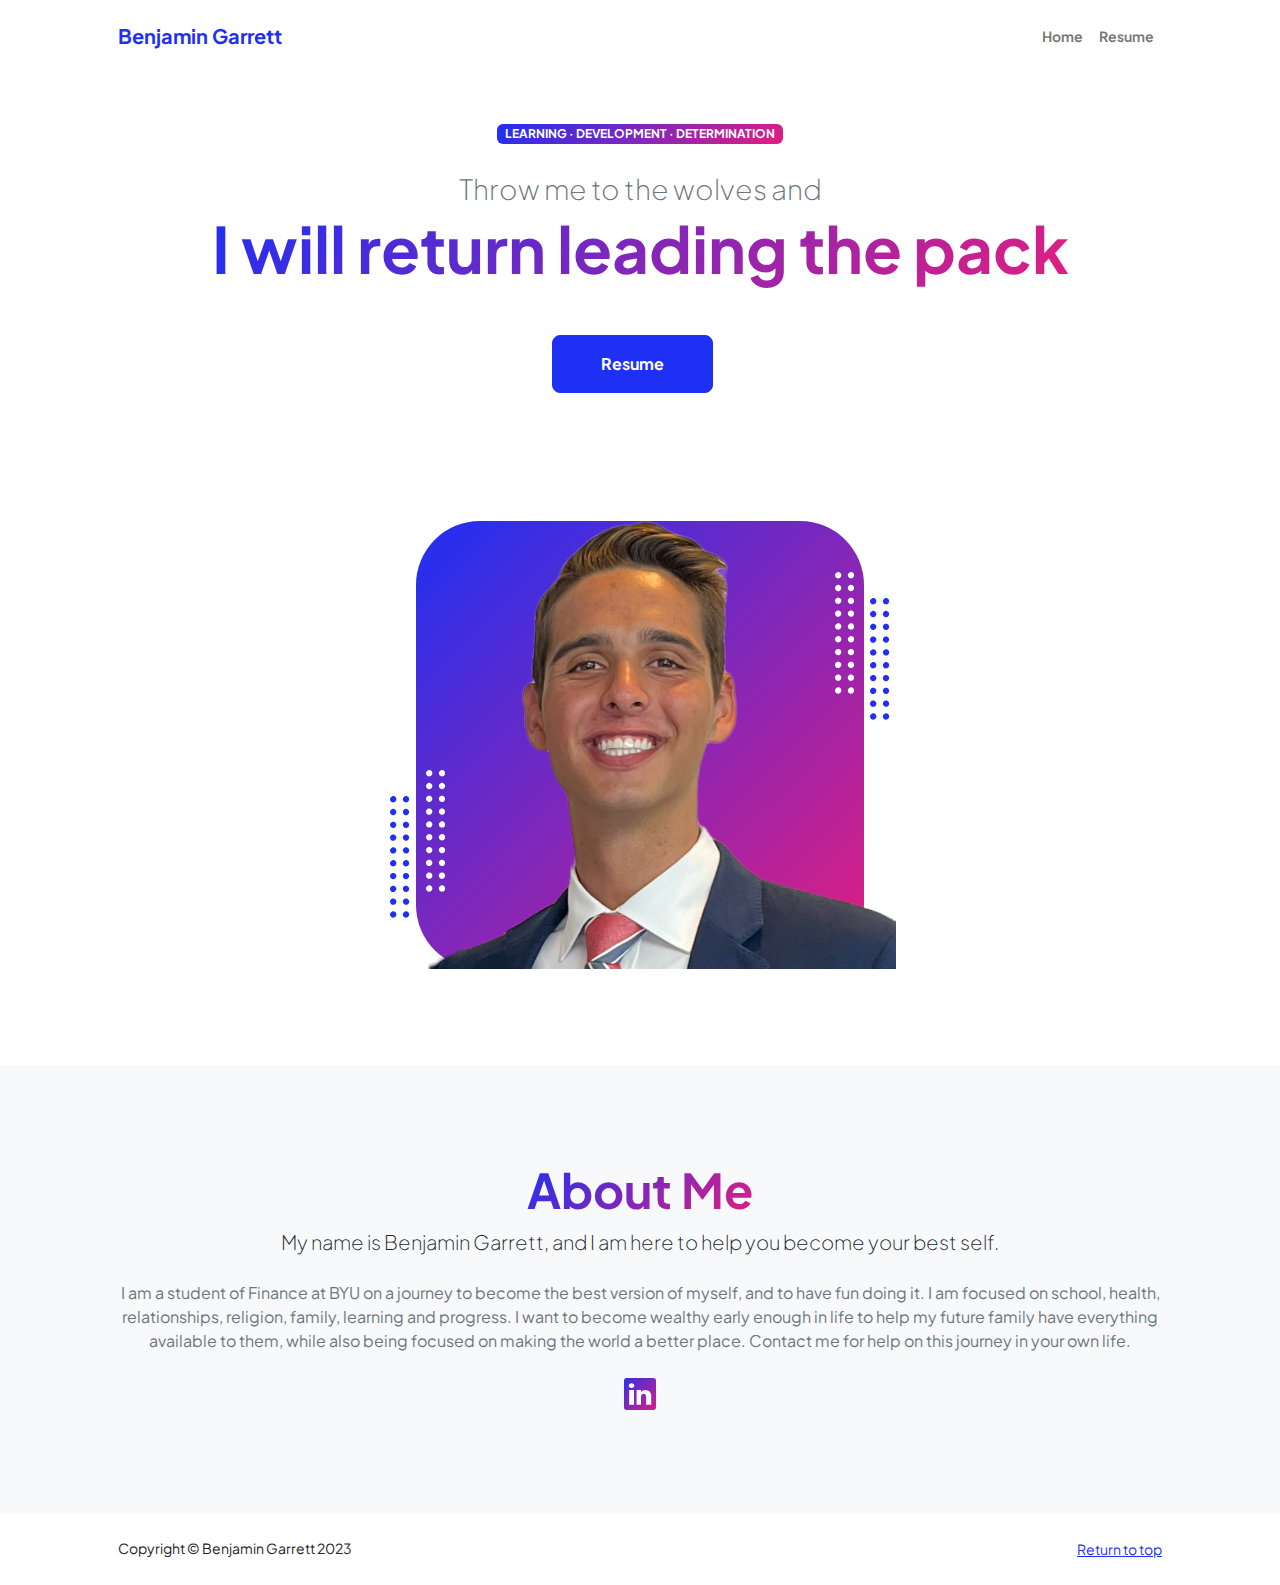
<file: index.html>
<!DOCTYPE html>
<html lang="en">
    <head>
        <meta charset="utf-8" />
        <meta name="viewport" content="width=device-width, initial-scale=1, shrink-to-fit=no" />
        <meta name="description" content="" />
        <meta name="author" content="" />
        <title>Benjamin Garrett</title>
        <!-- Favicon-->
        <link rel="icon" type="image/x-icon" href="assets/favicon.ico" />
        <!-- Custom Google font-->
        <link rel="preconnect" href="https://fonts.googleapis.com" />
        <link rel="preconnect" href="https://fonts.gstatic.com" crossorigin />
        <link href="https://fonts.googleapis.com/css2?family=Plus+Jakarta+Sans:wght@100;200;300;400;500;600;700;800;900&amp;display=swap" rel="stylesheet" />
        <!-- Bootstrap icons-->
        <link href="https://cdn.jsdelivr.net/npm/bootstrap-icons@1.8.1/font/bootstrap-icons.css" rel="stylesheet" />
        <!-- Core theme CSS (includes Bootstrap)-->
        <link href="css/styles.css" rel="stylesheet" />
    </head>
    <body class="d-flex flex-column h-100">
        <main class="flex-shrink-0">
            <!-- Navigation-->
            <nav class="navbar navbar-expand-lg navbar-light bg-white py-3">
                <div class="container px-5">
                    <a id="top" class="navbar-brand" href="index.html"><span class="fw-bolder text-primary">Benjamin Garrett</span></a>
                    <button class="navbar-toggler" type="button" data-bs-toggle="collapse" data-bs-target="#navbarSupportedContent" aria-controls="navbarSupportedContent" aria-expanded="false" aria-label="Toggle navigation"><span class="navbar-toggler-icon"></span></button>
                    <div class="collapse navbar-collapse" id="navbarSupportedContent">
                        <ul class="navbar-nav ms-auto mb-2 mb-lg-0 small fw-bolder">
                            <li class="nav-item"><a class="nav-link" href="index.html">Home</a></li>
                            <li class="nav-item"><a class="nav-link" href="resume.html">Resume</a></li>
                        </ul>
                    </div>
                </div>
            </nav>
            <!-- Header-->
            <header class="py-5">
                <div class="container px-5 pb-5">
                    <div class="row gx-5 align-items-center">
                        <div class="col-xxl-5">
                            <!-- Header text content-->
                            <div class="text-center text-xxl-start">
                                <div class="badge bg-gradient-primary-to-secondary text-white mb-4"><div class="text-uppercase">Learning &middot; Development &middot; Determination</div></div>
                                <div class="fs-3 fw-light text-muted">Throw me to the wolves and</div>
                                <h1 class="display-3 fw-bolder mb-5"><span class="text-gradient d-inline">I will return leading the pack</span></h1>
                                <div class="d-grid gap-3 d-sm-flex justify-content-sm-center justify-content-xxl-start mb-3">
                                    <a class="btn btn-primary btn-lg px-5 py-3 me-sm-3 fs-6 fw-bolder" href="resume.html">Resume</a>
                                </div>
                            </div>
                        </div>
                        <div class="col-xxl-7">
                            <!-- Header profile picture-->
                            <div class="d-flex justify-content-center mt-5 mt-xxl-0">
                                <div class="profile bg-gradient-primary-to-secondary">
                                    <!-- TIP: For best results, use a photo with a transparent background like the demo example below-->
                                    <!-- Watch a tutorial on how to do this on YouTube (link)-->
                                    <img class="profile-img" src="me.png" alt="..." />
                                    <div class="dots-1">
                                        <!-- SVG Dots-->
                                        <svg version="1.1" xmlns="http://www.w3.org/2000/svg" xmlns:xlink="http://www.w3.org/1999/xlink" x="0px" y="0px" viewBox="0 0 191.6 1215.4" style="enable-background: new 0 0 191.6 1215.4" xml:space="preserve">
                                            <g transform="translate(0.000000,1280.000000) scale(0.100000,-0.100000)">
                                                <path d="M227.7,12788.6c-105-35-200-141-222-248c-43-206,163-412,369-369c155,32,275,190,260,339c-11,105-90,213-190,262        C383.7,12801.6,289.7,12808.6,227.7,12788.6z"></path>
                                                <path d="M1507.7,12788.6c-151-50-253-216-222-362c25-119,136-230,254-255c194-41,395,142,375,339c-11,105-90,213-190,262        C1663.7,12801.6,1569.7,12808.6,1507.7,12788.6z"></path>
                                                <path d="M227.7,11508.6c-105-35-200-141-222-248c-43-206,163-412,369-369c155,32,275,190,260,339c-11,105-90,213-190,262        C383.7,11521.6,289.7,11528.6,227.7,11508.6z"></path>
                                                <path d="M1507.7,11508.6c-151-50-253-216-222-362c25-119,136-230,254-255c194-41,395,142,375,339c-11,105-90,213-190,262        C1663.7,11521.6,1569.7,11528.6,1507.7,11508.6z"></path>
                                                <path d="M227.7,10228.6c-105-35-200-141-222-248c-43-206,163-412,369-369c155,32,275,190,260,339c-11,105-90,213-190,262        C383.7,10241.6,289.7,10248.6,227.7,10228.6z"></path>
                                                <path d="M1507.7,10228.6c-105-35-200-141-222-248c-43-206,163-412,369-369c155,32,275,190,260,339c-11,105-90,213-190,262        C1663.7,10241.6,1569.7,10248.6,1507.7,10228.6z"></path>
                                                <path d="M227.7,8948.6c-105-35-200-141-222-248c-43-206,163-412,369-369c155,32,275,190,260,339c-11,105-90,213-190,262        C383.7,8961.6,289.7,8968.6,227.7,8948.6z"></path>
                                                <path d="M1507.7,8948.6c-105-35-200-141-222-248c-43-206,163-412,369-369c155,32,275,190,260,339c-11,105-90,213-190,262        C1663.7,8961.6,1569.7,8968.6,1507.7,8948.6z"></path>
                                                <path d="M227.7,7668.6c-105-35-200-141-222-248c-43-206,163-412,369-369c155,32,275,190,260,339c-11,105-90,213-190,262        C383.7,7681.6,289.7,7688.6,227.7,7668.6z"></path>
                                                <path d="M1507.7,7668.6c-105-35-200-141-222-248c-43-206,163-412,369-369c155,32,275,190,260,339c-11,105-90,213-190,262        C1663.7,7681.6,1569.7,7688.6,1507.7,7668.6z"></path>
                                                <path d="M227.7,6388.6c-105-35-200-141-222-248c-43-206,163-412,369-369c155,32,275,190,260,339c-11,105-90,213-190,262        C383.7,6401.6,289.7,6408.6,227.7,6388.6z"></path>
                                                <path d="M1507.7,6388.6c-105-35-200-141-222-248c-43-206,163-412,369-369c155,32,275,190,260,339c-11,105-90,213-190,262        C1663.7,6401.6,1569.7,6408.6,1507.7,6388.6z"></path>
                                                <path d="M227.7,5108.6c-105-35-200-141-222-248c-43-206,163-412,369-369c155,32,275,190,260,339c-11,105-90,213-190,262        C383.7,5121.6,289.7,5128.6,227.7,5108.6z"></path>
                                                <path d="M1507.7,5108.6c-105-35-200-141-222-248c-43-206,163-412,369-369c155,32,275,190,260,339c-11,105-90,213-190,262        C1663.7,5121.6,1569.7,5128.6,1507.7,5108.6z"></path>
                                                <path d="M227.7,3828.6c-105-35-200-141-222-248c-43-206,163-412,369-369c155,32,275,190,260,339c-11,105-90,213-190,262        C383.7,3841.6,289.7,3848.6,227.7,3828.6z"></path>
                                                <path d="M1507.7,3828.6c-105-35-200-141-222-248c-43-206,163-412,369-369c155,32,275,190,260,339c-11,105-90,213-190,262        C1663.7,3841.6,1569.7,3848.6,1507.7,3828.6z"></path>
                                                <path d="M227.7,2548.6c-105-35-200-141-222-248c-43-206,163-412,369-369c155,32,275,190,260,339c-11,105-90,213-190,262        C383.7,2561.6,289.7,2568.6,227.7,2548.6z"></path>
                                                <path d="M1507.7,2548.6c-105-35-200-141-222-248c-43-206,163-412,369-369c155,32,275,190,260,339c-11,105-90,213-190,262        C1663.7,2561.6,1569.7,2568.6,1507.7,2548.6z"></path>
                                                <path d="M227.7,1268.6c-105-35-200-141-222-248c-43-206,163-412,369-369c155,32,275,190,260,339c-11,105-90,213-190,262        C383.7,1281.6,289.7,1288.6,227.7,1268.6z"></path>
                                                <path d="M1507.7,1268.6c-105-35-200-141-222-248c-43-206,163-412,369-369c155,32,275,190,260,339c-11,105-90,213-190,262        C1663.7,1281.6,1569.7,1288.6,1507.7,1268.6z"></path>
                                            </g>
                                        </svg>
                                        <!-- END of SVG dots-->
                                    </div>
                                    <div class="dots-2">
                                        <!-- SVG Dots-->
                                        <svg version="1.1" xmlns="http://www.w3.org/2000/svg" xmlns:xlink="http://www.w3.org/1999/xlink" x="0px" y="0px" viewBox="0 0 191.6 1215.4" style="enable-background: new 0 0 191.6 1215.4" xml:space="preserve">
                                            <g transform="translate(0.000000,1280.000000) scale(0.100000,-0.100000)">
                                                <path d="M227.7,12788.6c-105-35-200-141-222-248c-43-206,163-412,369-369c155,32,275,190,260,339c-11,105-90,213-190,262        C383.7,12801.6,289.7,12808.6,227.7,12788.6z"></path>
                                                <path d="M1507.7,12788.6c-151-50-253-216-222-362c25-119,136-230,254-255c194-41,395,142,375,339c-11,105-90,213-190,262        C1663.7,12801.6,1569.7,12808.6,1507.7,12788.6z"></path>
                                                <path d="M227.7,11508.6c-105-35-200-141-222-248c-43-206,163-412,369-369c155,32,275,190,260,339c-11,105-90,213-190,262        C383.7,11521.6,289.7,11528.6,227.7,11508.6z"></path>
                                                <path d="M1507.7,11508.6c-151-50-253-216-222-362c25-119,136-230,254-255c194-41,395,142,375,339c-11,105-90,213-190,262        C1663.7,11521.6,1569.7,11528.6,1507.7,11508.6z"></path>
                                                <path d="M227.7,10228.6c-105-35-200-141-222-248c-43-206,163-412,369-369c155,32,275,190,260,339c-11,105-90,213-190,262        C383.7,10241.6,289.7,10248.6,227.7,10228.6z"></path>
                                                <path d="M1507.7,10228.6c-105-35-200-141-222-248c-43-206,163-412,369-369c155,32,275,190,260,339c-11,105-90,213-190,262        C1663.7,10241.6,1569.7,10248.6,1507.7,10228.6z"></path>
                                                <path d="M227.7,8948.6c-105-35-200-141-222-248c-43-206,163-412,369-369c155,32,275,190,260,339c-11,105-90,213-190,262        C383.7,8961.6,289.7,8968.6,227.7,8948.6z"></path>
                                                <path d="M1507.7,8948.6c-105-35-200-141-222-248c-43-206,163-412,369-369c155,32,275,190,260,339c-11,105-90,213-190,262        C1663.7,8961.6,1569.7,8968.6,1507.7,8948.6z"></path>
                                                <path d="M227.7,7668.6c-105-35-200-141-222-248c-43-206,163-412,369-369c155,32,275,190,260,339c-11,105-90,213-190,262        C383.7,7681.6,289.7,7688.6,227.7,7668.6z"></path>
                                                <path d="M1507.7,7668.6c-105-35-200-141-222-248c-43-206,163-412,369-369c155,32,275,190,260,339c-11,105-90,213-190,262        C1663.7,7681.6,1569.7,7688.6,1507.7,7668.6z"></path>
                                                <path d="M227.7,6388.6c-105-35-200-141-222-248c-43-206,163-412,369-369c155,32,275,190,260,339c-11,105-90,213-190,262        C383.7,6401.6,289.7,6408.6,227.7,6388.6z"></path>
                                                <path d="M1507.7,6388.6c-105-35-200-141-222-248c-43-206,163-412,369-369c155,32,275,190,260,339c-11,105-90,213-190,262        C1663.7,6401.6,1569.7,6408.6,1507.7,6388.6z"></path>
                                                <path d="M227.7,5108.6c-105-35-200-141-222-248c-43-206,163-412,369-369c155,32,275,190,260,339c-11,105-90,213-190,262        C383.7,5121.6,289.7,5128.6,227.7,5108.6z"></path>
                                                <path d="M1507.7,5108.6c-105-35-200-141-222-248c-43-206,163-412,369-369c155,32,275,190,260,339c-11,105-90,213-190,262        C1663.7,5121.6,1569.7,5128.6,1507.7,5108.6z"></path>
                                                <path d="M227.7,3828.6c-105-35-200-141-222-248c-43-206,163-412,369-369c155,32,275,190,260,339c-11,105-90,213-190,262        C383.7,3841.6,289.7,3848.6,227.7,3828.6z"></path>
                                                <path d="M1507.7,3828.6c-105-35-200-141-222-248c-43-206,163-412,369-369c155,32,275,190,260,339c-11,105-90,213-190,262        C1663.7,3841.6,1569.7,3848.6,1507.7,3828.6z"></path>
                                                <path d="M227.7,2548.6c-105-35-200-141-222-248c-43-206,163-412,369-369c155,32,275,190,260,339c-11,105-90,213-190,262        C383.7,2561.6,289.7,2568.6,227.7,2548.6z"></path>
                                                <path d="M1507.7,2548.6c-105-35-200-141-222-248c-43-206,163-412,369-369c155,32,275,190,260,339c-11,105-90,213-190,262        C1663.7,2561.6,1569.7,2568.6,1507.7,2548.6z"></path>
                                                <path d="M227.7,1268.6c-105-35-200-141-222-248c-43-206,163-412,369-369c155,32,275,190,260,339c-11,105-90,213-190,262        C383.7,1281.6,289.7,1288.6,227.7,1268.6z"></path>
                                                <path d="M1507.7,1268.6c-105-35-200-141-222-248c-43-206,163-412,369-369c155,32,275,190,260,339c-11,105-90,213-190,262        C1663.7,1281.6,1569.7,1288.6,1507.7,1268.6z"></path>
                                            </g>
                                        </svg>
                                        <!-- END of SVG dots-->
                                    </div>
                                    <div class="dots-3">
                                        <!-- SVG Dots-->
                                        <svg version="1.1" xmlns="http://www.w3.org/2000/svg" xmlns:xlink="http://www.w3.org/1999/xlink" x="0px" y="0px" viewBox="0 0 191.6 1215.4" style="enable-background: new 0 0 191.6 1215.4" xml:space="preserve">
                                            <g transform="translate(0.000000,1280.000000) scale(0.100000,-0.100000)">
                                                <path d="M227.7,12788.6c-105-35-200-141-222-248c-43-206,163-412,369-369c155,32,275,190,260,339c-11,105-90,213-190,262        C383.7,12801.6,289.7,12808.6,227.7,12788.6z"></path>
                                                <path d="M1507.7,12788.6c-151-50-253-216-222-362c25-119,136-230,254-255c194-41,395,142,375,339c-11,105-90,213-190,262        C1663.7,12801.6,1569.7,12808.6,1507.7,12788.6z"></path>
                                                <path d="M227.7,11508.6c-105-35-200-141-222-248c-43-206,163-412,369-369c155,32,275,190,260,339c-11,105-90,213-190,262        C383.7,11521.6,289.7,11528.6,227.7,11508.6z"></path>
                                                <path d="M1507.7,11508.6c-151-50-253-216-222-362c25-119,136-230,254-255c194-41,395,142,375,339c-11,105-90,213-190,262        C1663.7,11521.6,1569.7,11528.6,1507.7,11508.6z"></path>
                                                <path d="M227.7,10228.6c-105-35-200-141-222-248c-43-206,163-412,369-369c155,32,275,190,260,339c-11,105-90,213-190,262        C383.7,10241.6,289.7,10248.6,227.7,10228.6z"></path>
                                                <path d="M1507.7,10228.6c-105-35-200-141-222-248c-43-206,163-412,369-369c155,32,275,190,260,339c-11,105-90,213-190,262        C1663.7,10241.6,1569.7,10248.6,1507.7,10228.6z"></path>
                                                <path d="M227.7,8948.6c-105-35-200-141-222-248c-43-206,163-412,369-369c155,32,275,190,260,339c-11,105-90,213-190,262        C383.7,8961.6,289.7,8968.6,227.7,8948.6z"></path>
                                                <path d="M1507.7,8948.6c-105-35-200-141-222-248c-43-206,163-412,369-369c155,32,275,190,260,339c-11,105-90,213-190,262        C1663.7,8961.6,1569.7,8968.6,1507.7,8948.6z"></path>
                                                <path d="M227.7,7668.6c-105-35-200-141-222-248c-43-206,163-412,369-369c155,32,275,190,260,339c-11,105-90,213-190,262        C383.7,7681.6,289.7,7688.6,227.7,7668.6z"></path>
                                                <path d="M1507.7,7668.6c-105-35-200-141-222-248c-43-206,163-412,369-369c155,32,275,190,260,339c-11,105-90,213-190,262        C1663.7,7681.6,1569.7,7688.6,1507.7,7668.6z"></path>
                                                <path d="M227.7,6388.6c-105-35-200-141-222-248c-43-206,163-412,369-369c155,32,275,190,260,339c-11,105-90,213-190,262        C383.7,6401.6,289.7,6408.6,227.7,6388.6z"></path>
                                                <path d="M1507.7,6388.6c-105-35-200-141-222-248c-43-206,163-412,369-369c155,32,275,190,260,339c-11,105-90,213-190,262        C1663.7,6401.6,1569.7,6408.6,1507.7,6388.6z"></path>
                                                <path d="M227.7,5108.6c-105-35-200-141-222-248c-43-206,163-412,369-369c155,32,275,190,260,339c-11,105-90,213-190,262        C383.7,5121.6,289.7,5128.6,227.7,5108.6z"></path>
                                                <path d="M1507.7,5108.6c-105-35-200-141-222-248c-43-206,163-412,369-369c155,32,275,190,260,339c-11,105-90,213-190,262        C1663.7,5121.6,1569.7,5128.6,1507.7,5108.6z"></path>
                                                <path d="M227.7,3828.6c-105-35-200-141-222-248c-43-206,163-412,369-369c155,32,275,190,260,339c-11,105-90,213-190,262        C383.7,3841.6,289.7,3848.6,227.7,3828.6z"></path>
                                                <path d="M1507.7,3828.6c-105-35-200-141-222-248c-43-206,163-412,369-369c155,32,275,190,260,339c-11,105-90,213-190,262        C1663.7,3841.6,1569.7,3848.6,1507.7,3828.6z"></path>
                                                <path d="M227.7,2548.6c-105-35-200-141-222-248c-43-206,163-412,369-369c155,32,275,190,260,339c-11,105-90,213-190,262        C383.7,2561.6,289.7,2568.6,227.7,2548.6z"></path>
                                                <path d="M1507.7,2548.6c-105-35-200-141-222-248c-43-206,163-412,369-369c155,32,275,190,260,339c-11,105-90,213-190,262        C1663.7,2561.6,1569.7,2568.6,1507.7,2548.6z"></path>
                                                <path d="M227.7,1268.6c-105-35-200-141-222-248c-43-206,163-412,369-369c155,32,275,190,260,339c-11,105-90,213-190,262        C383.7,1281.6,289.7,1288.6,227.7,1268.6z"></path>
                                                <path d="M1507.7,1268.6c-105-35-200-141-222-248c-43-206,163-412,369-369c155,32,275,190,260,339c-11,105-90,213-190,262        C1663.7,1281.6,1569.7,1288.6,1507.7,1268.6z"></path>
                                            </g>
                                        </svg>
                                        <!-- END of SVG dots-->
                                    </div>
                                    <div class="dots-4">
                                        <!-- SVG Dots-->
                                        <svg version="1.1" xmlns="http://www.w3.org/2000/svg" xmlns:xlink="http://www.w3.org/1999/xlink" x="0px" y="0px" viewBox="0 0 191.6 1215.4" style="enable-background: new 0 0 191.6 1215.4" xml:space="preserve">
                                            <g transform="translate(0.000000,1280.000000) scale(0.100000,-0.100000)">
                                                <path d="M227.7,12788.6c-105-35-200-141-222-248c-43-206,163-412,369-369c155,32,275,190,260,339c-11,105-90,213-190,262        C383.7,12801.6,289.7,12808.6,227.7,12788.6z"></path>
                                                <path d="M1507.7,12788.6c-151-50-253-216-222-362c25-119,136-230,254-255c194-41,395,142,375,339c-11,105-90,213-190,262        C1663.7,12801.6,1569.7,12808.6,1507.7,12788.6z"></path>
                                                <path d="M227.7,11508.6c-105-35-200-141-222-248c-43-206,163-412,369-369c155,32,275,190,260,339c-11,105-90,213-190,262        C383.7,11521.6,289.7,11528.6,227.7,11508.6z"></path>
                                                <path d="M1507.7,11508.6c-151-50-253-216-222-362c25-119,136-230,254-255c194-41,395,142,375,339c-11,105-90,213-190,262        C1663.7,11521.6,1569.7,11528.6,1507.7,11508.6z"></path>
                                                <path d="M227.7,10228.6c-105-35-200-141-222-248c-43-206,163-412,369-369c155,32,275,190,260,339c-11,105-90,213-190,262        C383.7,10241.6,289.7,10248.6,227.7,10228.6z"></path>
                                                <path d="M1507.7,10228.6c-105-35-200-141-222-248c-43-206,163-412,369-369c155,32,275,190,260,339c-11,105-90,213-190,262        C1663.7,10241.6,1569.7,10248.6,1507.7,10228.6z"></path>
                                                <path d="M227.7,8948.6c-105-35-200-141-222-248c-43-206,163-412,369-369c155,32,275,190,260,339c-11,105-90,213-190,262        C383.7,8961.6,289.7,8968.6,227.7,8948.6z"></path>
                                                <path d="M1507.7,8948.6c-105-35-200-141-222-248c-43-206,163-412,369-369c155,32,275,190,260,339c-11,105-90,213-190,262        C1663.7,8961.6,1569.7,8968.6,1507.7,8948.6z"></path>
                                                <path d="M227.7,7668.6c-105-35-200-141-222-248c-43-206,163-412,369-369c155,32,275,190,260,339c-11,105-90,213-190,262        C383.7,7681.6,289.7,7688.6,227.7,7668.6z"></path>
                                                <path d="M1507.7,7668.6c-105-35-200-141-222-248c-43-206,163-412,369-369c155,32,275,190,260,339c-11,105-90,213-190,262        C1663.7,7681.6,1569.7,7688.6,1507.7,7668.6z"></path>
                                                <path d="M227.7,6388.6c-105-35-200-141-222-248c-43-206,163-412,369-369c155,32,275,190,260,339c-11,105-90,213-190,262        C383.7,6401.6,289.7,6408.6,227.7,6388.6z"></path>
                                                <path d="M1507.7,6388.6c-105-35-200-141-222-248c-43-206,163-412,369-369c155,32,275,190,260,339c-11,105-90,213-190,262        C1663.7,6401.6,1569.7,6408.6,1507.7,6388.6z"></path>
                                                <path d="M227.7,5108.6c-105-35-200-141-222-248c-43-206,163-412,369-369c155,32,275,190,260,339c-11,105-90,213-190,262        C383.7,5121.6,289.7,5128.6,227.7,5108.6z"></path>
                                                <path d="M1507.7,5108.6c-105-35-200-141-222-248c-43-206,163-412,369-369c155,32,275,190,260,339c-11,105-90,213-190,262        C1663.7,5121.6,1569.7,5128.6,1507.7,5108.6z"></path>
                                                <path d="M227.7,3828.6c-105-35-200-141-222-248c-43-206,163-412,369-369c155,32,275,190,260,339c-11,105-90,213-190,262        C383.7,3841.6,289.7,3848.6,227.7,3828.6z"></path>
                                                <path d="M1507.7,3828.6c-105-35-200-141-222-248c-43-206,163-412,369-369c155,32,275,190,260,339c-11,105-90,213-190,262        C1663.7,3841.6,1569.7,3848.6,1507.7,3828.6z"></path>
                                                <path d="M227.7,2548.6c-105-35-200-141-222-248c-43-206,163-412,369-369c155,32,275,190,260,339c-11,105-90,213-190,262        C383.7,2561.6,289.7,2568.6,227.7,2548.6z"></path>
                                                <path d="M1507.7,2548.6c-105-35-200-141-222-248c-43-206,163-412,369-369c155,32,275,190,260,339c-11,105-90,213-190,262        C1663.7,2561.6,1569.7,2568.6,1507.7,2548.6z"></path>
                                                <path d="M227.7,1268.6c-105-35-200-141-222-248c-43-206,163-412,369-369c155,32,275,190,260,339c-11,105-90,213-190,262        C383.7,1281.6,289.7,1288.6,227.7,1268.6z"></path>
                                                <path d="M1507.7,1268.6c-105-35-200-141-222-248c-43-206,163-412,369-369c155,32,275,190,260,339c-11,105-90,213-190,262        C1663.7,1281.6,1569.7,1288.6,1507.7,1268.6z"></path>
                                            </g>
                                        </svg>
                                        <!-- END of SVG dots-->
                                    </div>
                                </div>
                            </div>
                        </div>
                    </div>
                </div>
            </header>
            <!-- About Section-->
            <section class="bg-light py-5">
                <div class="container px-5">
                    <div class="row gx-5 justify-content-center">
                        <div class="col-xxl-8">
                            <div class="text-center my-5">
                                <h2 class="display-5 fw-bolder"><span class="text-gradient d-inline">About Me</span></h2>
                                <p class="lead fw-light mb-4">My name is Benjamin Garrett, and I am here to help you become your best self.</p>
                                <p class="text-muted">I am a student of Finance at BYU on a journey to become the best version of myself, and to have fun doing it. I am focused on school, health, relationships, religion, family, learning and progress. I want to become wealthy early enough in life to help my future family have everything available to them, while also being focused on making the world a better place. Contact me for help on this journey in your own life.</p>
                                <div class="d-flex justify-content-center fs-2 gap-4">
                                    <a class="text-gradient" href="https://www.linkedin.com/in/benjaminrobertgarrett/"><i class="bi bi-linkedin"></i></a>
                                </div>
                            </div>
                        </div>
                    </div>
                </div>
            </section>
        </main>
        <!-- Footer-->
        <footer class="bg-white py-4 mt-auto">
            <div class="container px-5">
                <div class="row align-items-center justify-content-between flex-column flex-sm-row">
                    <div class="col-auto"><div class="small m-0">Copyright &copy; Benjamin Garrett 2023</div></div>
                    <div class="col-auto">
                        <a class="small" href="#top">Return to top</a>
                    </div>
                </div>
            </div>
        </footer>
        <!-- Bootstrap core JS-->
        <script src="https://cdn.jsdelivr.net/npm/bootstrap@5.2.3/dist/js/bootstrap.bundle.min.js"></script>
        <!-- Core theme JS-->
        <script src="js/scripts.js"></script>
    </body>
</html>
</file>
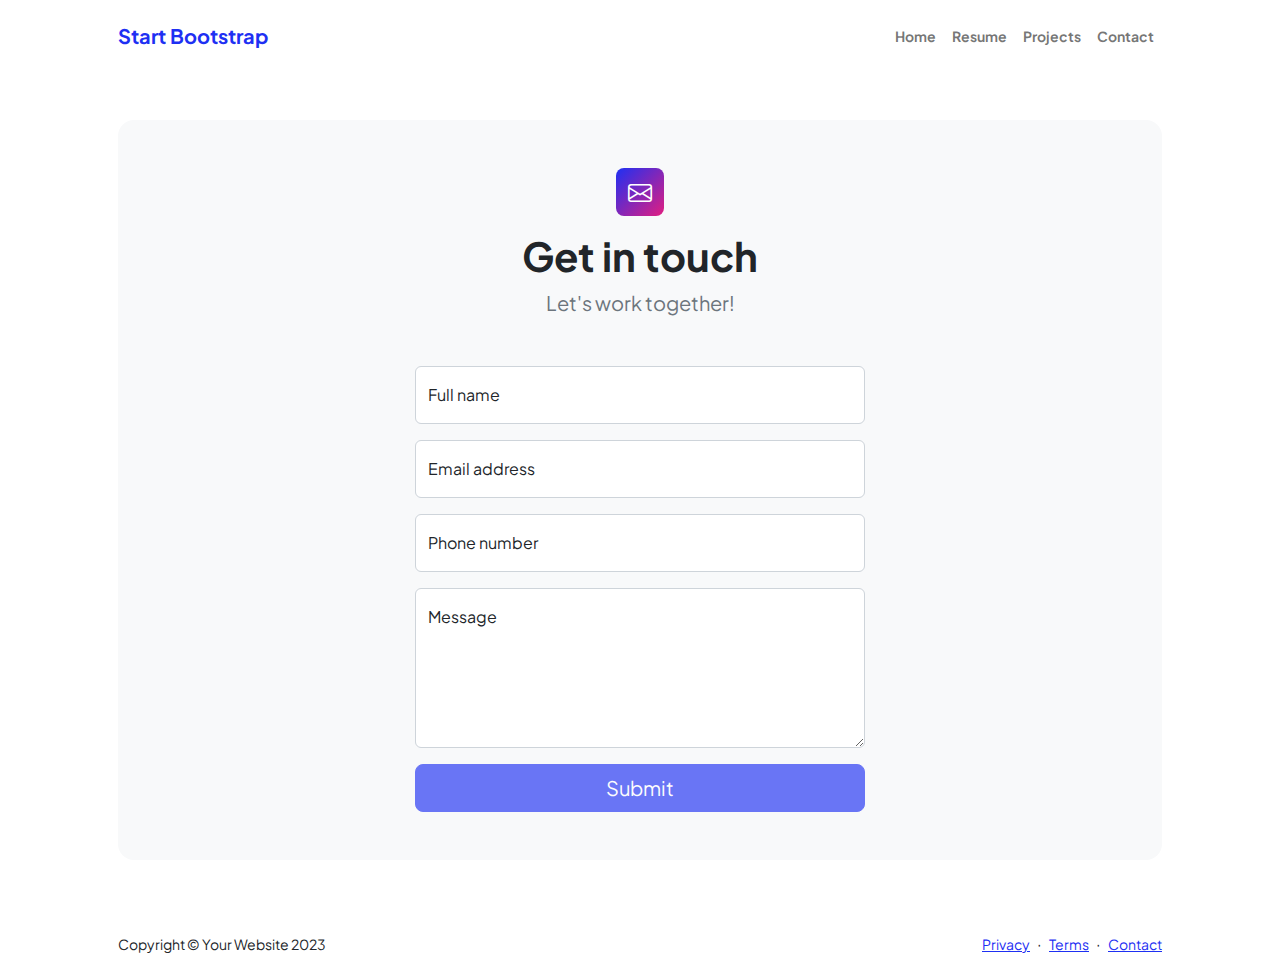
<file: contact.html>
<!DOCTYPE html>
<html lang="en">
    <head>
        <meta charset="utf-8" />
        <meta name="viewport" content="width=device-width, initial-scale=1, shrink-to-fit=no" />
        <meta name="description" content />
        <meta name="author" content />
        <title>Modern Business - Start Bootstrap Template</title>
        <!-- Favicon-->
        <link rel="icon" type="image/x-icon" href="assets/favicon.ico" />
        <!-- Custom Google font-->
        <link rel="preconnect" href="https://fonts.googleapis.com" />
        <link rel="preconnect" href="https://fonts.gstatic.com" crossorigin />
        <link href="https://fonts.googleapis.com/css2?family=Plus+Jakarta+Sans:wght@100;200;300;400;500;600;700;800;900&amp;display=swap" rel="stylesheet" />
        <!-- Bootstrap icons-->
        <link href="https://cdn.jsdelivr.net/npm/bootstrap-icons@1.8.1/font/bootstrap-icons.css" rel="stylesheet" />
        <!-- Core theme CSS (includes Bootstrap)-->
        <link href="css/styles.css" rel="stylesheet" />
    </head>
    <body class="d-flex flex-column">
        <main class="flex-shrink-0">
            <!-- Navigation-->
            <nav class="navbar navbar-expand-lg navbar-light bg-white py-3">
                <div class="container px-5">
                    <a class="navbar-brand" href="index.html"><span class="fw-bolder text-primary">Start Bootstrap</span></a>
                    <button class="navbar-toggler" type="button" data-bs-toggle="collapse" data-bs-target="#navbarSupportedContent" aria-controls="navbarSupportedContent" aria-expanded="false" aria-label="Toggle navigation"><span class="navbar-toggler-icon"></span></button>
                    <div class="collapse navbar-collapse" id="navbarSupportedContent">
                        <ul class="navbar-nav ms-auto mb-2 mb-lg-0 small fw-bolder">
                            <li class="nav-item"><a class="nav-link" href="index.html">Home</a></li>
                            <li class="nav-item"><a class="nav-link" href="resume.html">Resume</a></li>
                            <li class="nav-item"><a class="nav-link" href="projects.html">Projects</a></li>
                            <li class="nav-item"><a class="nav-link" href="contact.html">Contact</a></li>
                        </ul>
                    </div>
                </div>
            </nav>
            <!-- Page content-->
            <section class="py-5">
                <div class="container px-5">
                    <!-- Contact form-->
                    <div class="bg-light rounded-4 py-5 px-4 px-md-5">
                        <div class="text-center mb-5">
                            <div class="feature bg-primary bg-gradient-primary-to-secondary text-white rounded-3 mb-3"><i class="bi bi-envelope"></i></div>
                            <h1 class="fw-bolder">Get in touch</h1>
                            <p class="lead fw-normal text-muted mb-0">Let's work together!</p>
                        </div>
                        <div class="row gx-5 justify-content-center">
                            <div class="col-lg-8 col-xl-6">
                                <!-- * * * * * * * * * * * * * * *-->
                                <!-- * * SB Forms Contact Form * *-->
                                <!-- * * * * * * * * * * * * * * *-->
                                <!-- This form is pre-integrated with SB Forms.-->
                                <!-- To make this form functional, sign up at-->
                                <!-- https://startbootstrap.com/solution/contact-forms-->
                                <!-- to get an API token!-->
                                <form id="contactForm" data-sb-form-api-token="API_TOKEN">
                                    <!-- Name input-->
                                    <div class="form-floating mb-3">
                                        <input class="form-control" id="name" type="text" placeholder="Enter your name..." data-sb-validations="required" />
                                        <label for="name">Full name</label>
                                        <div class="invalid-feedback" data-sb-feedback="name:required">A name is required.</div>
                                    </div>
                                    <!-- Email address input-->
                                    <div class="form-floating mb-3">
                                        <input class="form-control" id="email" type="email" placeholder="name@example.com" data-sb-validations="required,email" />
                                        <label for="email">Email address</label>
                                        <div class="invalid-feedback" data-sb-feedback="email:required">An email is required.</div>
                                        <div class="invalid-feedback" data-sb-feedback="email:email">Email is not valid.</div>
                                    </div>
                                    <!-- Phone number input-->
                                    <div class="form-floating mb-3">
                                        <input class="form-control" id="phone" type="tel" placeholder="(123) 456-7890" data-sb-validations="required" />
                                        <label for="phone">Phone number</label>
                                        <div class="invalid-feedback" data-sb-feedback="phone:required">A phone number is required.</div>
                                    </div>
                                    <!-- Message input-->
                                    <div class="form-floating mb-3">
                                        <textarea class="form-control" id="message" type="text" placeholder="Enter your message here..." style="height: 10rem" data-sb-validations="required"></textarea>
                                        <label for="message">Message</label>
                                        <div class="invalid-feedback" data-sb-feedback="message:required">A message is required.</div>
                                    </div>
                                    <!-- Submit success message-->
                                    <!---->
                                    <!-- This is what your users will see when the form-->
                                    <!-- has successfully submitted-->
                                    <div class="d-none" id="submitSuccessMessage">
                                        <div class="text-center mb-3">
                                            <div class="fw-bolder">Form submission successful!</div>
                                            To activate this form, sign up at
                                            <br />
                                            <a href="https://startbootstrap.com/solution/contact-forms">https://startbootstrap.com/solution/contact-forms</a>
                                        </div>
                                    </div>
                                    <!-- Submit error message-->
                                    <!---->
                                    <!-- This is what your users will see when there is-->
                                    <!-- an error submitting the form-->
                                    <div class="d-none" id="submitErrorMessage"><div class="text-center text-danger mb-3">Error sending message!</div></div>
                                    <!-- Submit Button-->
                                    <div class="d-grid"><button class="btn btn-primary btn-lg disabled" id="submitButton" type="submit">Submit</button></div>
                                </form>
                            </div>
                        </div>
                    </div>
                </div>
            </section>
        </main>
        <!-- Footer-->
        <footer class="bg-white py-4 mt-auto">
            <div class="container px-5">
                <div class="row align-items-center justify-content-between flex-column flex-sm-row">
                    <div class="col-auto"><div class="small m-0">Copyright &copy; Your Website 2023</div></div>
                    <div class="col-auto">
                        <a class="small" href="#!">Privacy</a>
                        <span class="mx-1">&middot;</span>
                        <a class="small" href="#!">Terms</a>
                        <span class="mx-1">&middot;</span>
                        <a class="small" href="#!">Contact</a>
                    </div>
                </div>
            </div>
        </footer>
        <!-- Bootstrap core JS-->
        <script src="https://cdn.jsdelivr.net/npm/bootstrap@5.2.3/dist/js/bootstrap.bundle.min.js"></script>
        <!-- Core theme JS-->
        <script src="js/scripts.js"></script>
        <!-- * * * * * * * * * * * * * * * * * * * * * * * * * * * * * * * * * * * * * * * *-->
        <!-- * *                               SB Forms JS                               * *-->
        <!-- * * Activate your form at https://startbootstrap.com/solution/contact-forms * *-->
        <!-- * * * * * * * * * * * * * * * * * * * * * * * * * * * * * * * * * * * * * * * *-->
        <script src="https://cdn.startbootstrap.com/sb-forms-latest.js"></script>
    </body>
</html>
</file>
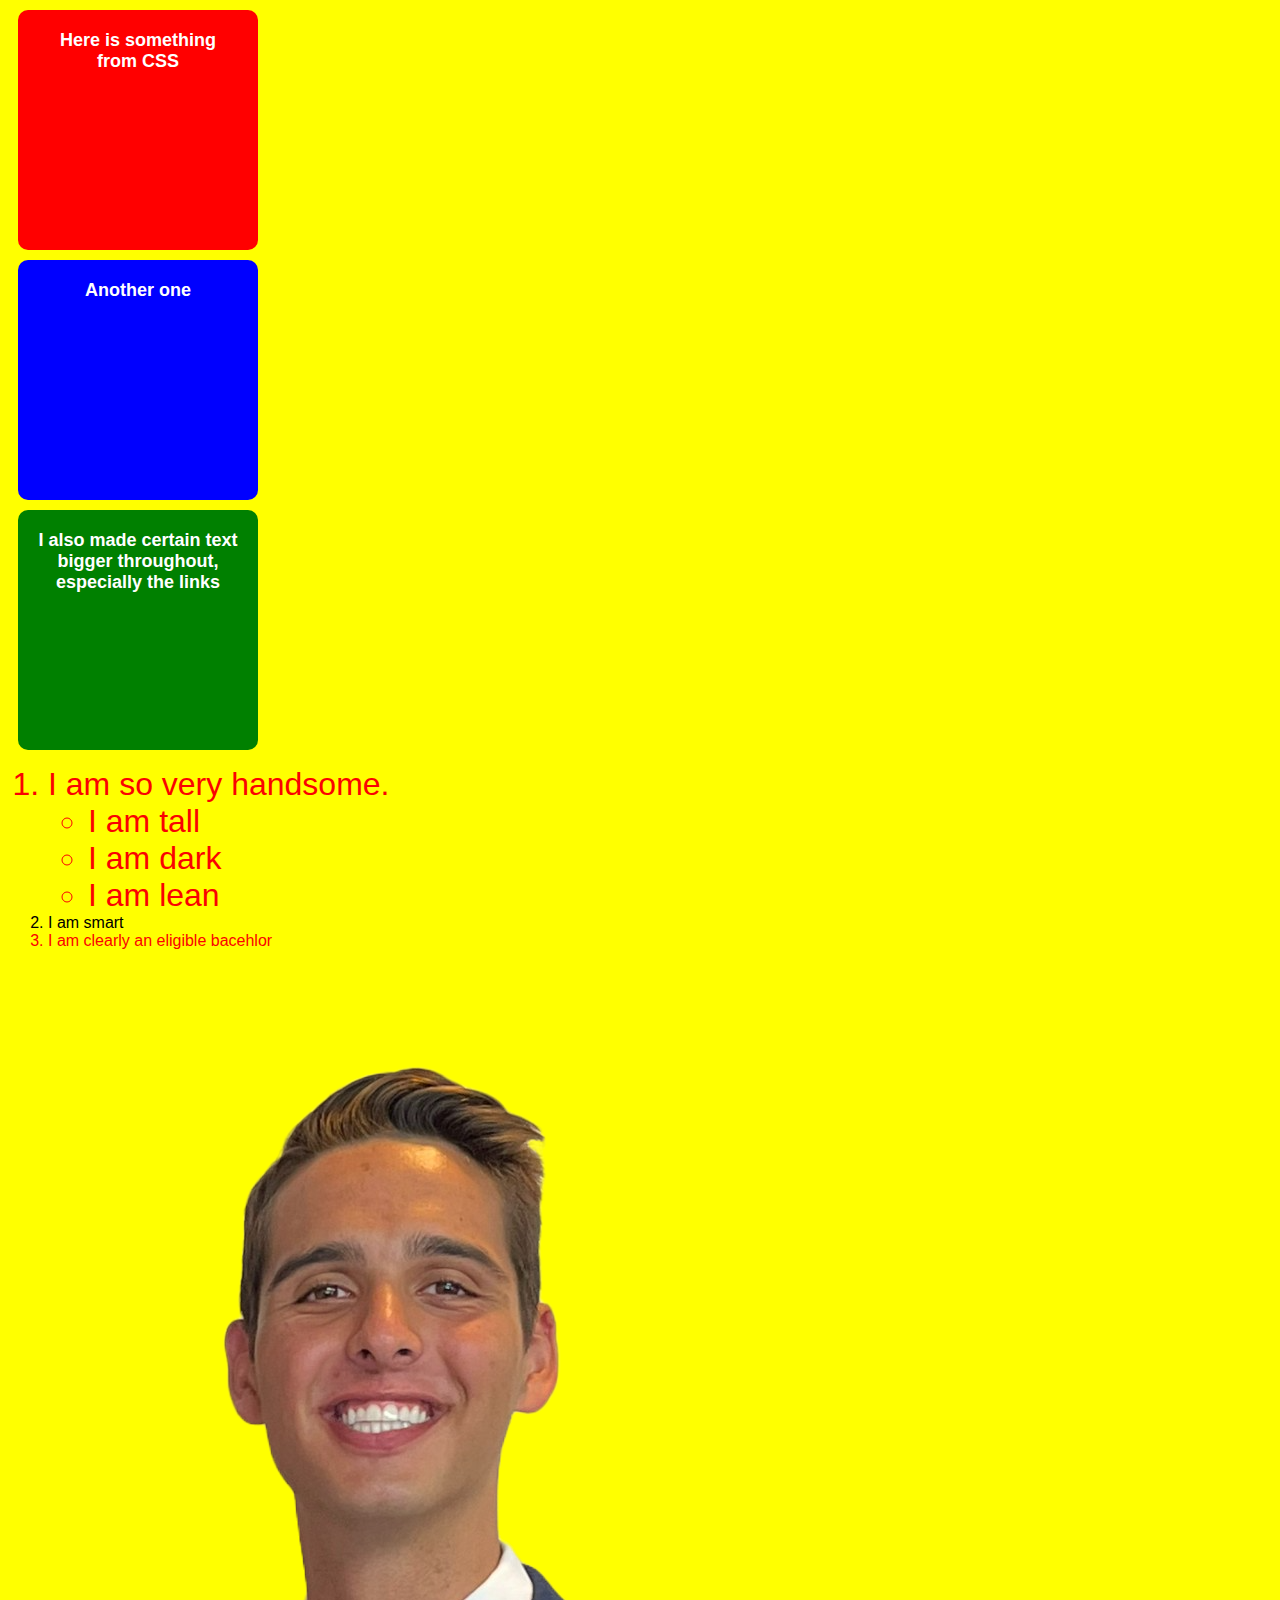
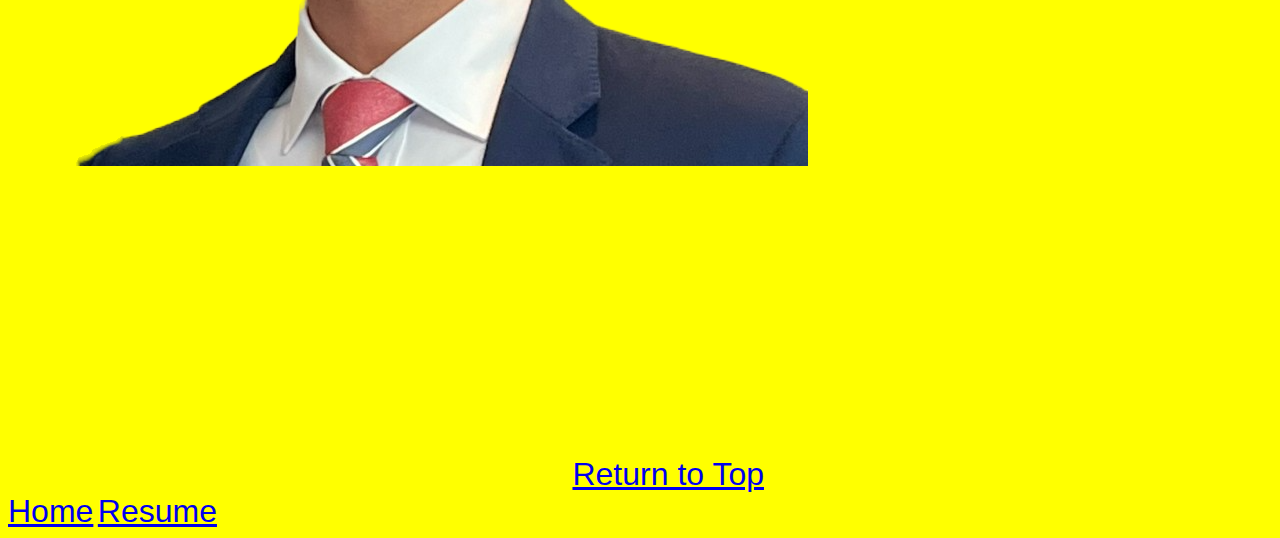
<file: extra.html>
<!DOCTYPE html>
<html lang="en">
<head>
    <meta charset="UTF-8">
    <meta name="viewport" content="width=device-width, initial-scale=1.0">
    <title>Extra sheet</title>
    <link rel="stylesheet" href="css/stylesheet.css">
    <style>
        body {
          background-color: yellow;
        }
      </style>
</head>
<body>
    <div class="box red">Here is something from CSS</div>
    <div class="box blue">Another one</div>
    <div class="box green">I also made certain text bigger throughout, especially the links</div>
    <ol>
        <li id="top" class="fontsize">I am so very handsome.
         <ul>
             <li>I am tall</li>
             <li>I am dark</li>
             <li>I am lean</li>
         </ul>
        </li>
        <li class="fontcolor">I am smart</li>
        <li>I am clearly an eligible bacehlor</li>
    </ol>
    <img src="me.png">
    <iframe width="560" height="315" src="https://www.youtube.com/embed/yszOe0Fu0EE" frameborder="0" allowfullscreen></iframe>
    <a href="#top" class="fontsize">Return to Top</a> 
    <div class='tableauPlaceholder' id='viz1686984343735' style='position: relative'><noscript><a href='https:&#47;&#47;twitter.com&#47;jacro28&#47;status&#47;1667169312610680833?t=UO7H74g1BpveO939vfOvDQ&amp;s=19'><img alt='Summary ' src='https:&#47;&#47;public.tableau.com&#47;static&#47;images&#47;Ne&#47;NetflixvsSpotifyHistoricalStockPrice&#47;Summary&#47;1_rss.png' style='border: none' /></a></noscript><object class='tableauViz'  style='display:none;'><param name='host_url' value='https%3A%2F%2Fpublic.tableau.com%2F' /> <param name='embed_code_version' value='3' /> <param name='site_root' value='' /><param name='name' value='NetflixvsSpotifyHistoricalStockPrice&#47;Summary' /><param name='tabs' value='no' /><param name='toolbar' value='yes' /><param name='static_image' value='https:&#47;&#47;public.tableau.com&#47;static&#47;images&#47;Ne&#47;NetflixvsSpotifyHistoricalStockPrice&#47;Summary&#47;1.png' /> <param name='animate_transition' value='yes' /><param name='display_static_image' value='yes' /><param name='display_spinner' value='yes' /><param name='display_overlay' value='yes' /><param name='display_count' value='yes' /><param name='language' value='en-US' /></object></div>                <script type='text/javascript'>                    var divElement = document.getElementById('viz1686984343735');                    var vizElement = divElement.getElementsByTagName('object')[0];                    vizElement.style.width='1000px';vizElement.style.height='827px';                    var scriptElement = document.createElement('script');                    scriptElement.src = 'https://public.tableau.com/javascripts/api/viz_v1.js';                    vizElement.parentNode.insertBefore(scriptElement, vizElement);                </script>
    <a href="index.html" class="fontsize">Home</a>
    <a href="resume.html" class="fontsize">Resume</a>

</body>
</html>
</file>
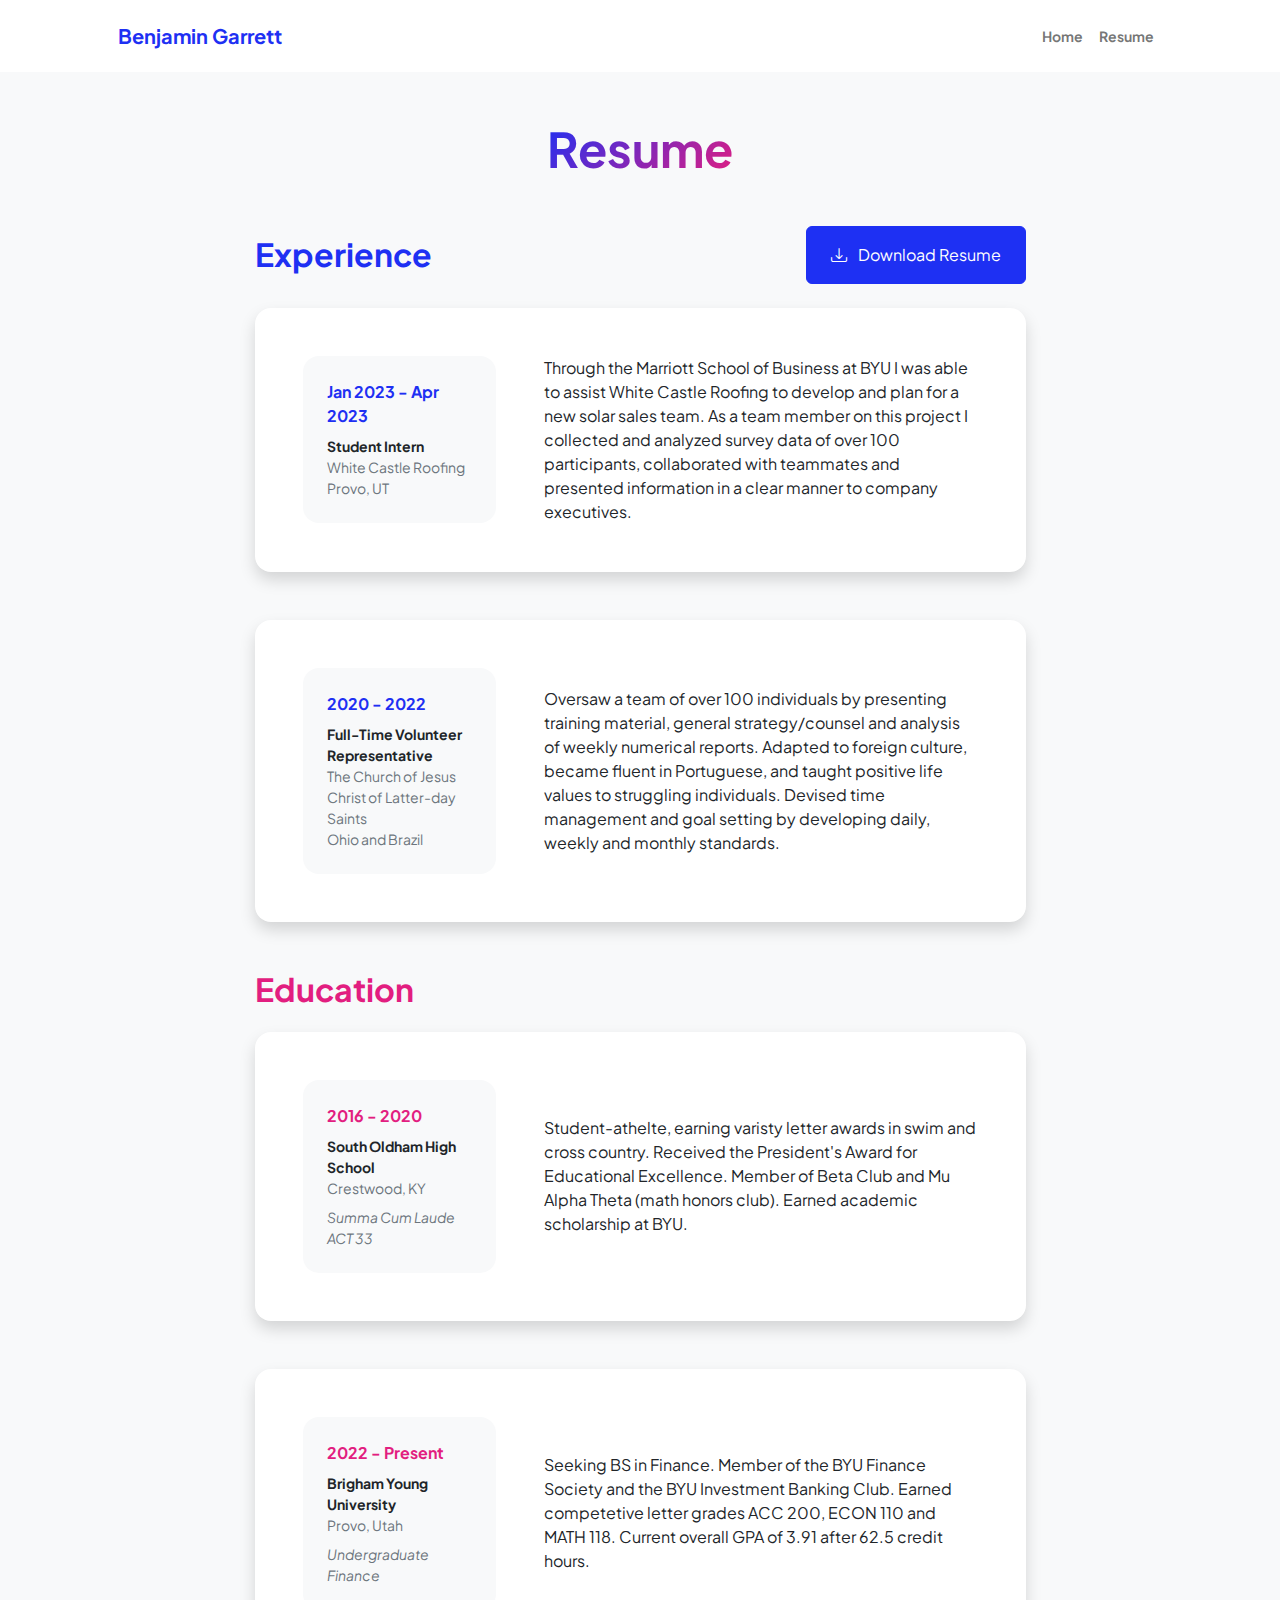
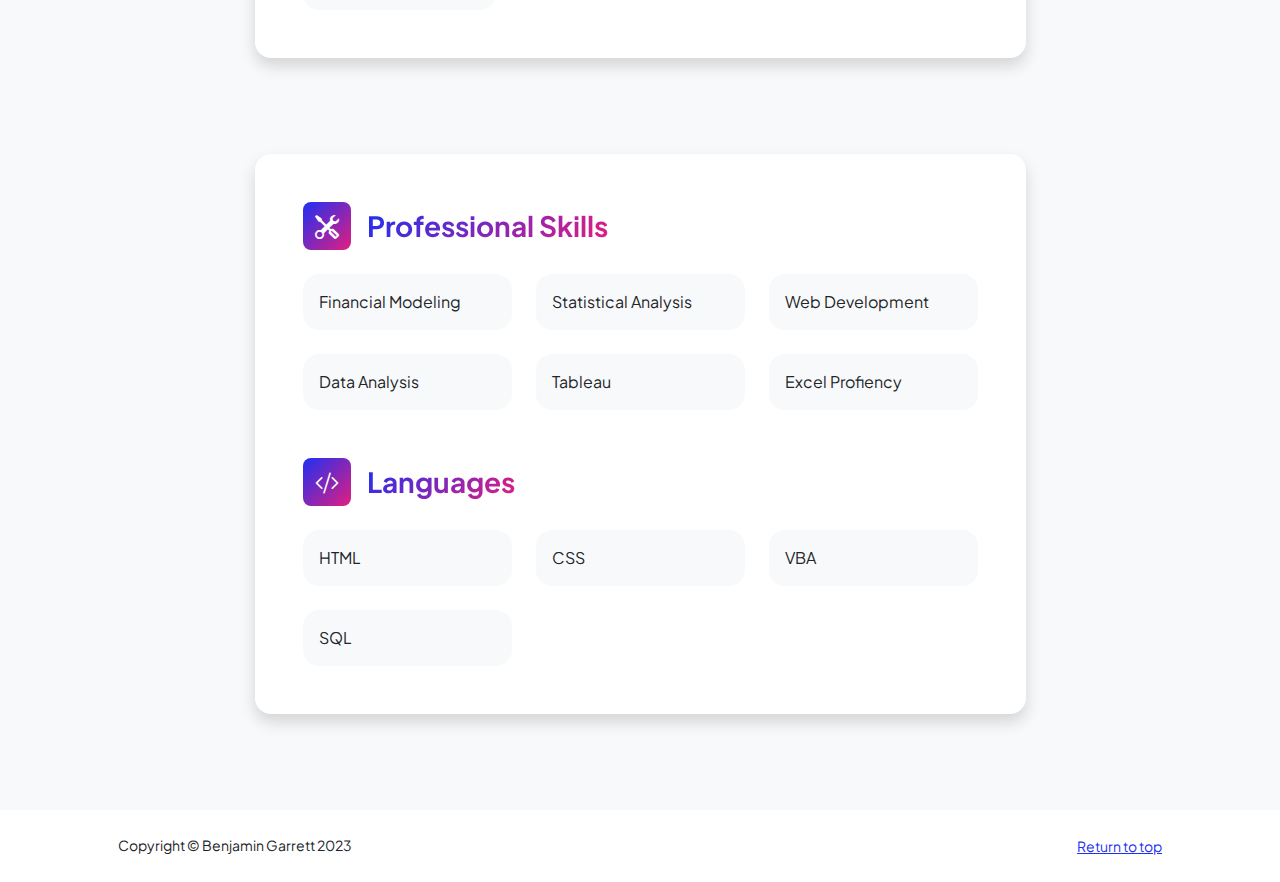
<file: resume.html>
<!DOCTYPE html>
<html lang="en">
    <head>
        <meta charset="utf-8" />
        <meta name="viewport" content="width=device-width, initial-scale=1, shrink-to-fit=no" />
        <meta name="description" content="" />
        <meta name="author" content="" />
        <title>Benjamin Garrett</title>
        <!-- Favicon-->
        <link rel="icon" type="image/x-icon" href="assets/favicon.ico" />
        <!-- Custom Google font-->
        <link rel="preconnect" href="https://fonts.googleapis.com" />
        <link rel="preconnect" href="https://fonts.gstatic.com" crossorigin />
        <link href="https://fonts.googleapis.com/css2?family=Plus+Jakarta+Sans:wght@100;200;300;400;500;600;700;800;900&amp;display=swap" rel="stylesheet" />
        <!-- Bootstrap icons-->
        <link href="https://cdn.jsdelivr.net/npm/bootstrap-icons@1.8.1/font/bootstrap-icons.css" rel="stylesheet" />
        <!-- Core theme CSS (includes Bootstrap)-->
        <link href="css/styles.css" rel="stylesheet" />
    </head>
    <body class="d-flex flex-column h-100 bg-light">
        <main class="flex-shrink-0">
            <!-- Navigation-->
            <nav class="navbar navbar-expand-lg navbar-light bg-white py-3">
                <div class="container px-5">
                    <a id=top1 class="navbar-brand" href="index.html"><span class="fw-bolder text-primary">Benjamin Garrett</span></a>
                    <button class="navbar-toggler" type="button" data-bs-toggle="collapse" data-bs-target="#navbarSupportedContent" aria-controls="navbarSupportedContent" aria-expanded="false" aria-label="Toggle navigation"><span class="navbar-toggler-icon"></span></button>
                    <div class="collapse navbar-collapse" id="navbarSupportedContent">
                        <ul class="navbar-nav ms-auto mb-2 mb-lg-0 small fw-bolder">
                            <li class="nav-item"><a class="nav-link" href="index.html">Home</a></li>
                            <li class="nav-item"><a class="nav-link" href="resume.html">Resume</a></li>
                        </ul>
                    </div>
                </div>
            </nav>
            <!-- Page Content-->
            <div class="container px-5 my-5">
                <div class="text-center mb-5">
                    <h1 class="display-5 fw-bolder mb-0"><span class="text-gradient d-inline">Resume</span></h1>
                </div>
                <div class="row gx-5 justify-content-center">
                    <div class="col-lg-11 col-xl-9 col-xxl-8">
                        <!-- Experience Section-->
                        <section>
                            <div class="d-flex align-items-center justify-content-between mb-4">
                                <h2 class="text-primary fw-bolder mb-0">Experience</h2>
                                <!-- Download resume button-->
                                <!-- Note: Set the link href target to a PDF file within your project-->
                                <a class="btn btn-primary px-4 py-3" href="file:///C:/Users/brgar/Downloads/Garrett,%20Benjamin.pdf">
                                    <div class="d-inline-block bi bi-download me-2"></div>
                                    Download Resume
                                </a>
                            </div>
                            <!-- Experience Card 1-->
                            <div class="card shadow border-0 rounded-4 mb-5">
                                <div class="card-body p-5">
                                    <div class="row align-items-center gx-5">
                                        <div class="col text-center text-lg-start mb-4 mb-lg-0">
                                            <div class="bg-light p-4 rounded-4">
                                                <div class="text-primary fw-bolder mb-2">Jan 2023 - Apr 2023</div>
                                                <div class="small fw-bolder">Student Intern</div>
                                                <div class="small text-muted">White Castle Roofing</div>
                                                <div class="small text-muted">Provo, UT</div>
                                            </div>
                                        </div>
                                        <div class="col-lg-8"><div>Through the Marriott School of Business at BYU I was able to assist White Castle Roofing to develop and plan for a new solar sales team. As a team member on this project I collected and analyzed survey data of over 100 participants, collaborated with teammates and presented information in a clear manner to company executives.</div></div>
                                    </div>
                                </div>
                            </div>
                            <!-- Experience Card 2-->
                            <div class="card shadow border-0 rounded-4 mb-5">
                                <div class="card-body p-5">
                                    <div class="row align-items-center gx-5">
                                        <div class="col text-center text-lg-start mb-4 mb-lg-0">
                                            <div class="bg-light p-4 rounded-4">
                                                <div class="text-primary fw-bolder mb-2">2020 - 2022</div>
                                                <div class="small fw-bolder">Full-Time Volunteer Representative</div>
                                                <div class="small text-muted">The Church of Jesus Christ of Latter-day Saints</div>
                                                <div class="small text-muted">Ohio and Brazil</div>
                                            </div>
                                        </div>
                                        <div class="col-lg-8"><div>Oversaw a team of over 100 individuals by presenting training material, general strategy/counsel and analysis of weekly numerical reports. Adapted to foreign culture, became fluent in Portuguese, and taught positive life values to struggling 
                                            individuals. Devised time management and goal setting by developing daily, weekly and monthly standards.</div></div>
                                    </div>
                                </div>
                            </div>
                        </section>
                        <!-- Education Section-->
                        <section>
                            <h2 class="text-secondary fw-bolder mb-4">Education</h2>
                            <!-- Education Card 1-->
                            <div class="card shadow border-0 rounded-4 mb-5">
                                <div class="card-body p-5">
                                    <div class="row align-items-center gx-5">
                                        <div class="col text-center text-lg-start mb-4 mb-lg-0">
                                            <div class="bg-light p-4 rounded-4">
                                                <div class="text-secondary fw-bolder mb-2">2016 - 2020</div>
                                                <div class="mb-2">
                                                    <div class="small fw-bolder">South Oldham High School</div>
                                                    <div class="small text-muted">Crestwood, KY</div>
                                                </div>
                                                <div class="fst-italic">
                                                    <div class="small text-muted">Summa Cum Laude</div>
                                                    <div class="small text-muted">ACT 33</div>
                                                </div>
                                            </div>
                                        </div>
                                        <div class="col-lg-8"><div>Student-athelte, earning varisty letter awards in swim and cross country. Received the President's Award for Educational Excellence. Member of Beta Club and Mu Alpha Theta (math honors club). Earned academic scholarship at BYU.</div></div>
                                    </div>
                                </div>
                            </div>
                            <!-- Education Card 2-->
                            <div class="card shadow border-0 rounded-4 mb-5">
                                <div class="card-body p-5">
                                    <div class="row align-items-center gx-5">
                                        <div class="col text-center text-lg-start mb-4 mb-lg-0">
                                            <div class="bg-light p-4 rounded-4">
                                                <div class="text-secondary fw-bolder mb-2">2022 - Present</div>
                                                <div class="mb-2">
                                                    <div class="small fw-bolder">Brigham Young University</div>
                                                    <div class="small text-muted">Provo, Utah</div>
                                                </div>
                                                <div class="fst-italic">
                                                    <div class="small text-muted">Undergraduate</div>
                                                    <div class="small text-muted">Finance</div>
                                                </div>
                                            </div>
                                        </div>
                                        <div class="col-lg-8"><div>Seeking BS in Finance. Member of the BYU Finance Society and the BYU Investment Banking Club. Earned competetive letter grades ACC 200, ECON 110 and MATH 118. Current overall GPA of 3.91 after 62.5 credit hours.</div></div>
                                    </div>
                                </div>
                            </div>
                        </section>
                        <!-- Divider-->
                        <div class="pb-5"></div>
                        <!-- Skills Section-->
                        <section>
                            <!-- Skillset Card-->
                            <div class="card shadow border-0 rounded-4 mb-5">
                                <div class="card-body p-5">
                                    <!-- Professional skills list-->
                                    <div class="mb-5">
                                        <div class="d-flex align-items-center mb-4">
                                            <div class="feature bg-primary bg-gradient-primary-to-secondary text-white rounded-3 me-3"><i class="bi bi-tools"></i></div>
                                            <h3 class="fw-bolder mb-0"><span class="text-gradient d-inline">Professional Skills</span></h3>
                                        </div>
                                        <div class="row row-cols-1 row-cols-md-3 mb-4">
                                            <div class="col mb-4 mb-md-0"><div class="d-flex align-items-center bg-light rounded-4 p-3 h-100">Financial Modeling</div></div>
                                            <div class="col mb-4 mb-md-0"><div class="d-flex align-items-center bg-light rounded-4 p-3 h-100">Statistical Analysis</div></div>
                                            <div class="col"><div class="d-flex align-items-center bg-light rounded-4 p-3 h-100">Web Development</div></div>
                                        </div>
                                        <div class="row row-cols-1 row-cols-md-3">
                                            <div class="col mb-4 mb-md-0"><div class="d-flex align-items-center bg-light rounded-4 p-3 h-100">Data Analysis</div></div>
                                            <div class="col mb-4 mb-md-0"><div class="d-flex align-items-center bg-light rounded-4 p-3 h-100">Tableau</div></div>
                                            <div class="col"><div class="d-flex align-items-center bg-light rounded-4 p-3 h-100">Excel Profiency</div></div>
                                        </div>
                                    </div>
                                    <!-- Languages list-->
                                    <div class="mb-0">
                                        <div class="d-flex align-items-center mb-4">
                                            <div class="feature bg-primary bg-gradient-primary-to-secondary text-white rounded-3 me-3"><i class="bi bi-code-slash"></i></div>
                                            <h3 class="fw-bolder mb-0"><span class="text-gradient d-inline">Languages</span></h3>
                                        </div>
                                        <div class="row row-cols-1 row-cols-md-3 mb-4">
                                            <div class="col mb-4 mb-md-0"><div class="d-flex align-items-center bg-light rounded-4 p-3 h-100">HTML</div></div>
                                            <div class="col mb-4 mb-md-0"><div class="d-flex align-items-center bg-light rounded-4 p-3 h-100">CSS</div></div>
                                            <div class="col"><div class="d-flex align-items-center bg-light rounded-4 p-3 h-100">VBA</div></div>
                                        </div>
                                        <div class="row row-cols-1 row-cols-md-3">
                                            <div class="col mb-4 mb-md-0"><div class="d-flex align-items-center bg-light rounded-4 p-3 h-100">SQL</div></div>
                                        </div>
                                    </div>
                                </div>
                            </div>
                        </section>
                    </div>
                </div>
            </div>
        </main>
        <!-- Footer-->
        <footer class="bg-white py-4 mt-auto">
            <div class="container px-5">
                <div class="row align-items-center justify-content-between flex-column flex-sm-row">
                    <div class="col-auto"><div class="small m-0">Copyright &copy; Benjamin Garrett 2023</div></div>
                    <div class="col-auto">
                        <a class="small" href="#top1">Return to top</a>
                    </div>
                </div>
            </div>
        </footer>
        <!-- Bootstrap core JS-->
        <script src="https://cdn.jsdelivr.net/npm/bootstrap@5.2.3/dist/js/bootstrap.bundle.min.js"></script>
        <!-- Core theme JS-->
        <script src="js/scripts.js"></script>
    </body>
</html>
</file>
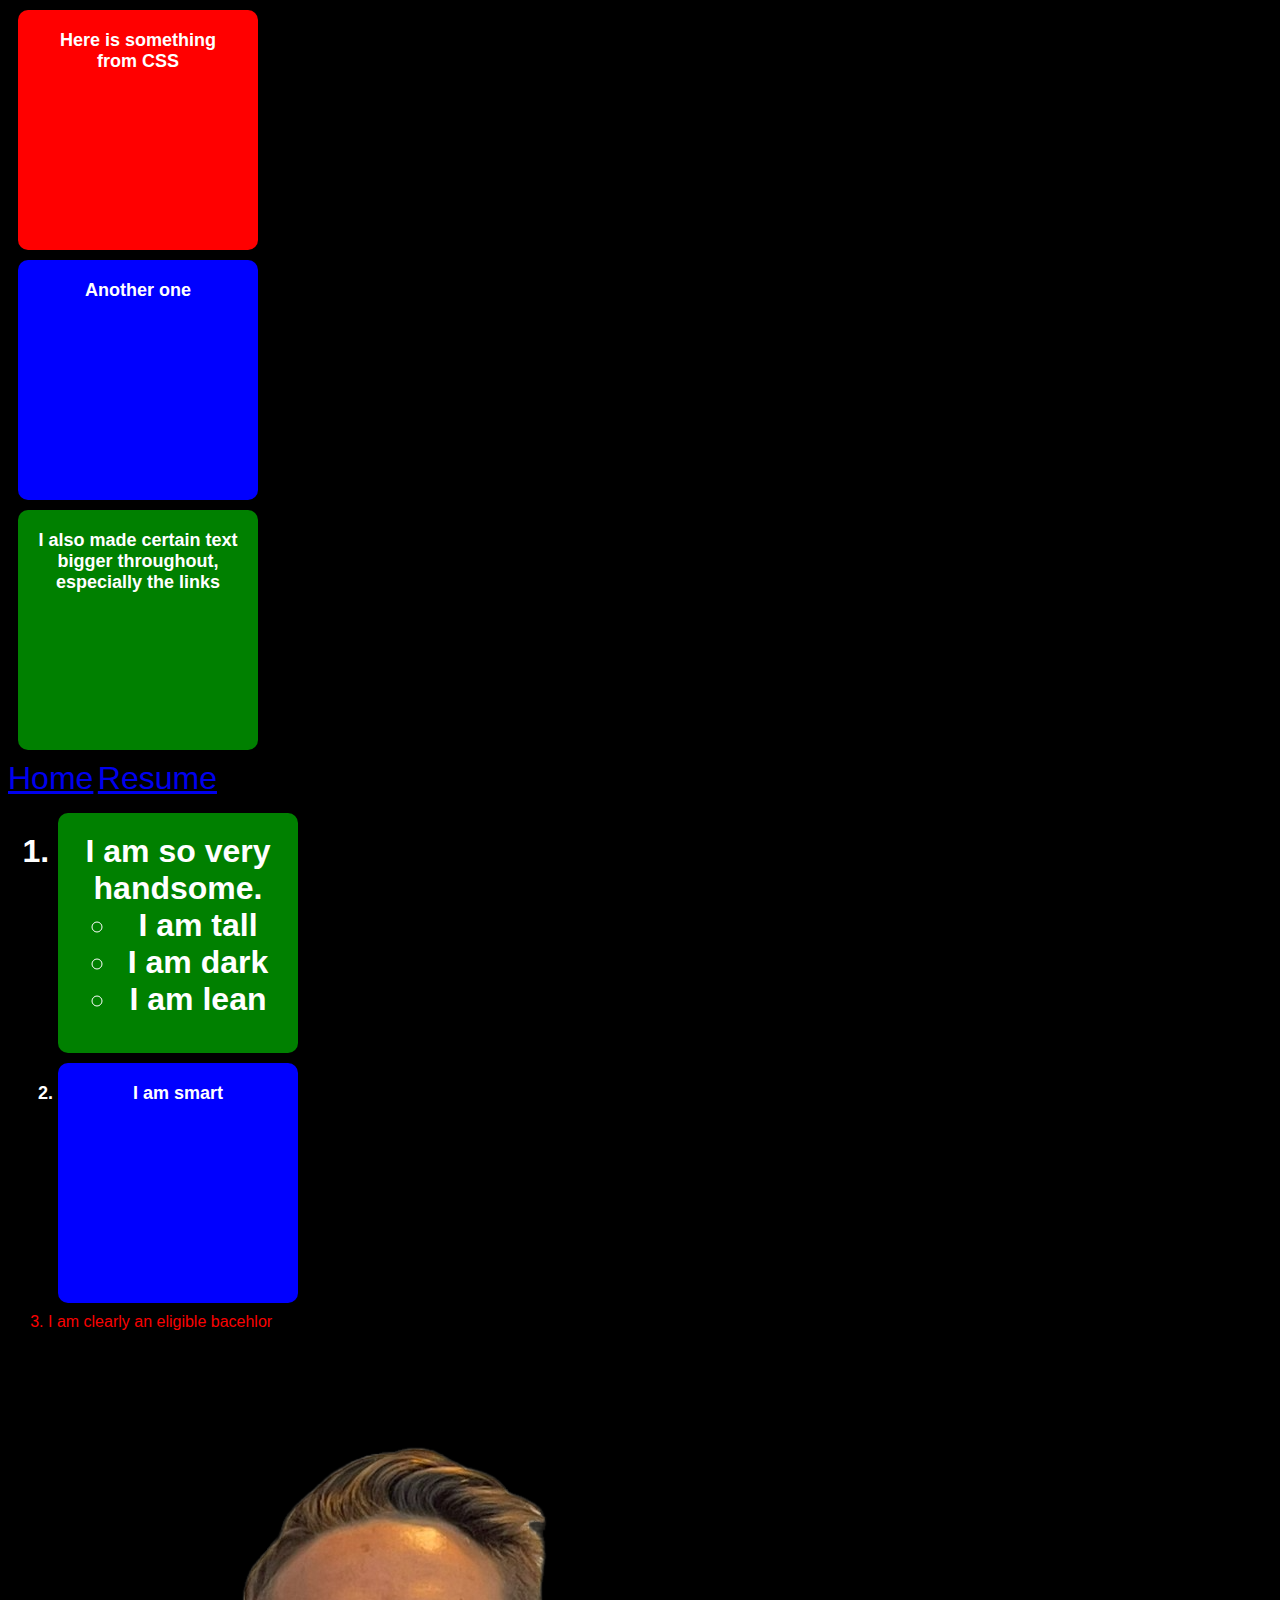
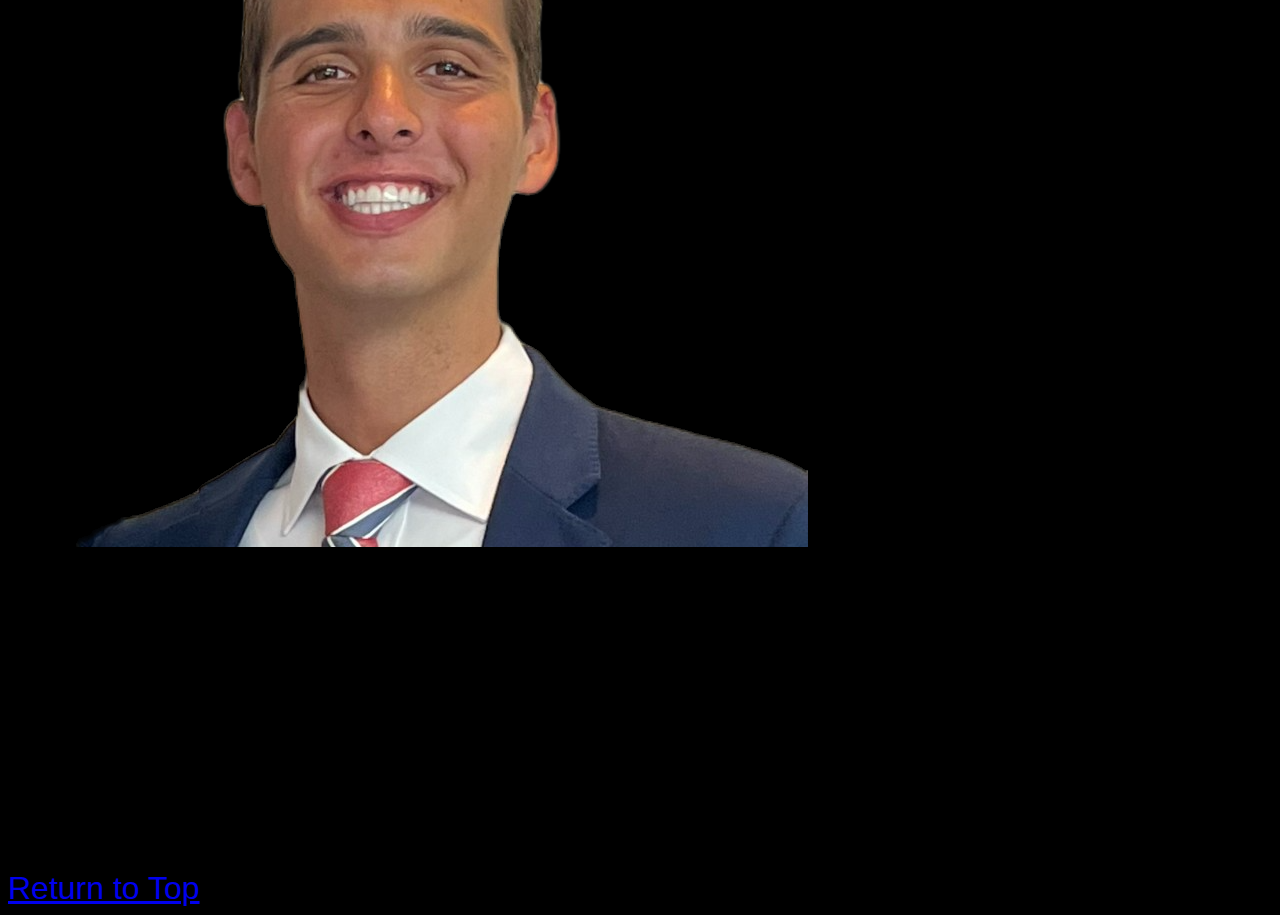
<file: startbootstrap-personal-gh-pages/extra.html>
<!DOCTYPE html>
<html lang="en">
<head>
    <meta charset="UTF-8">
    <meta name="viewport" content="width=device-width, initial-scale=1.0">
    <title>Extra sheet</title>
    <link rel="stylesheet" href="css/stylesheet.css">
    <style>
        body {
          background-color: black;
        }
      </style>
</head>
<body>
    <div class="box red">Here is something from CSS</div>
    <div class="box blue">Another one</div>
    <div class="box green">I also made certain text bigger throughout, especially the links</div>
    <a href="index.html" class="fontsize">Home</a>
    <a href="resume.html" class="fontsize">Resume</a>
    <ol>
        <li id="top" class="fontsize green box">I am so very handsome.
         <ul>
             <li>I am tall</li>
             <li>I am dark</li>
             <li>I am lean</li>
         </ul>
        </li>
        <li class="blue box">I am smart</li>
        <li>I am clearly an eligible bacehlor</li>
    </ol>
    <img src="me.png">
    <iframe width="560" height="315" src="https://www.youtube.com/embed/yszOe0Fu0EE" frameborder="0" allowfullscreen></iframe>
    <div class='tableauPlaceholder' id='viz1686984343735' style='position: relative'><noscript><a href='https:&#47;&#47;twitter.com&#47;jacro28&#47;status&#47;1667169312610680833?t=UO7H74g1BpveO939vfOvDQ&amp;s=19'><img alt='Summary ' src='https:&#47;&#47;public.tableau.com&#47;static&#47;images&#47;Ne&#47;NetflixvsSpotifyHistoricalStockPrice&#47;Summary&#47;1_rss.png' style='border: none' /></a></noscript><object class='tableauViz'  style='display:none;'><param name='host_url' value='https%3A%2F%2Fpublic.tableau.com%2F' /> <param name='embed_code_version' value='3' /> <param name='site_root' value='' /><param name='name' value='NetflixvsSpotifyHistoricalStockPrice&#47;Summary' /><param name='tabs' value='no' /><param name='toolbar' value='yes' /><param name='static_image' value='https:&#47;&#47;public.tableau.com&#47;static&#47;images&#47;Ne&#47;NetflixvsSpotifyHistoricalStockPrice&#47;Summary&#47;1.png' /> <param name='animate_transition' value='yes' /><param name='display_static_image' value='yes' /><param name='display_spinner' value='yes' /><param name='display_overlay' value='yes' /><param name='display_count' value='yes' /><param name='language' value='en-US' /></object></div>                <script type='text/javascript'>                    var divElement = document.getElementById('viz1686984343735');                    var vizElement = divElement.getElementsByTagName('object')[0];                    vizElement.style.width='1000px';vizElement.style.height='827px';                    var scriptElement = document.createElement('script');                    scriptElement.src = 'https://public.tableau.com/javascripts/api/viz_v1.js';                    vizElement.parentNode.insertBefore(scriptElement, vizElement);                </script>
     <a href="#top" class="fontsize">Return to Top</a> 

</body>
</html>
</file>
<file: css/stylesheet.css>
/* Font color and font family styles */
body {
    color: #fa0202;
    font-family: Arial, sans-serif;
  }
  
  /* Box styles */
  .box {
    width: 200px;
    height: 200px;
    margin: 10px;
    padding: 20px;
    text-align: center;
    font-size: 18px;
    font-weight: bold;
    border-radius: 10px;
  }
  
  .red {
    background-color: red;
    color: white;
  }
  
  .blue {
    background-color: blue;
    color: white;
  }
  
  .green {
    background-color: green;
    color: white;
  }
  .fontsize {
    font-size: xx-large;
  }
  .fontcolor {
    color: black;
  }
</file>
<file: startbootstrap-personal-gh-pages/css/stylesheet.css>
/* Font color and font family styles */
body {
    color: #fa0202;
    font-family: Arial, sans-serif;
  }
  
  /* Box styles */
  .box {
    width: 200px;
    height: 200px;
    margin: 10px;
    padding: 20px;
    text-align: center;
    font-size: 18px;
    font-weight: bold;
    border-radius: 10px;
  }
  
  .red {
    background-color: red;
    color: white;
  }
  
  .blue {
    background-color: blue;
    color: white;
  }
  
  .green {
    background-color: green;
    color: white;
  }
  .fontsize {
    font-size: xx-large;
  }
  .fontcolor {
    color: black;
  }
</file>
